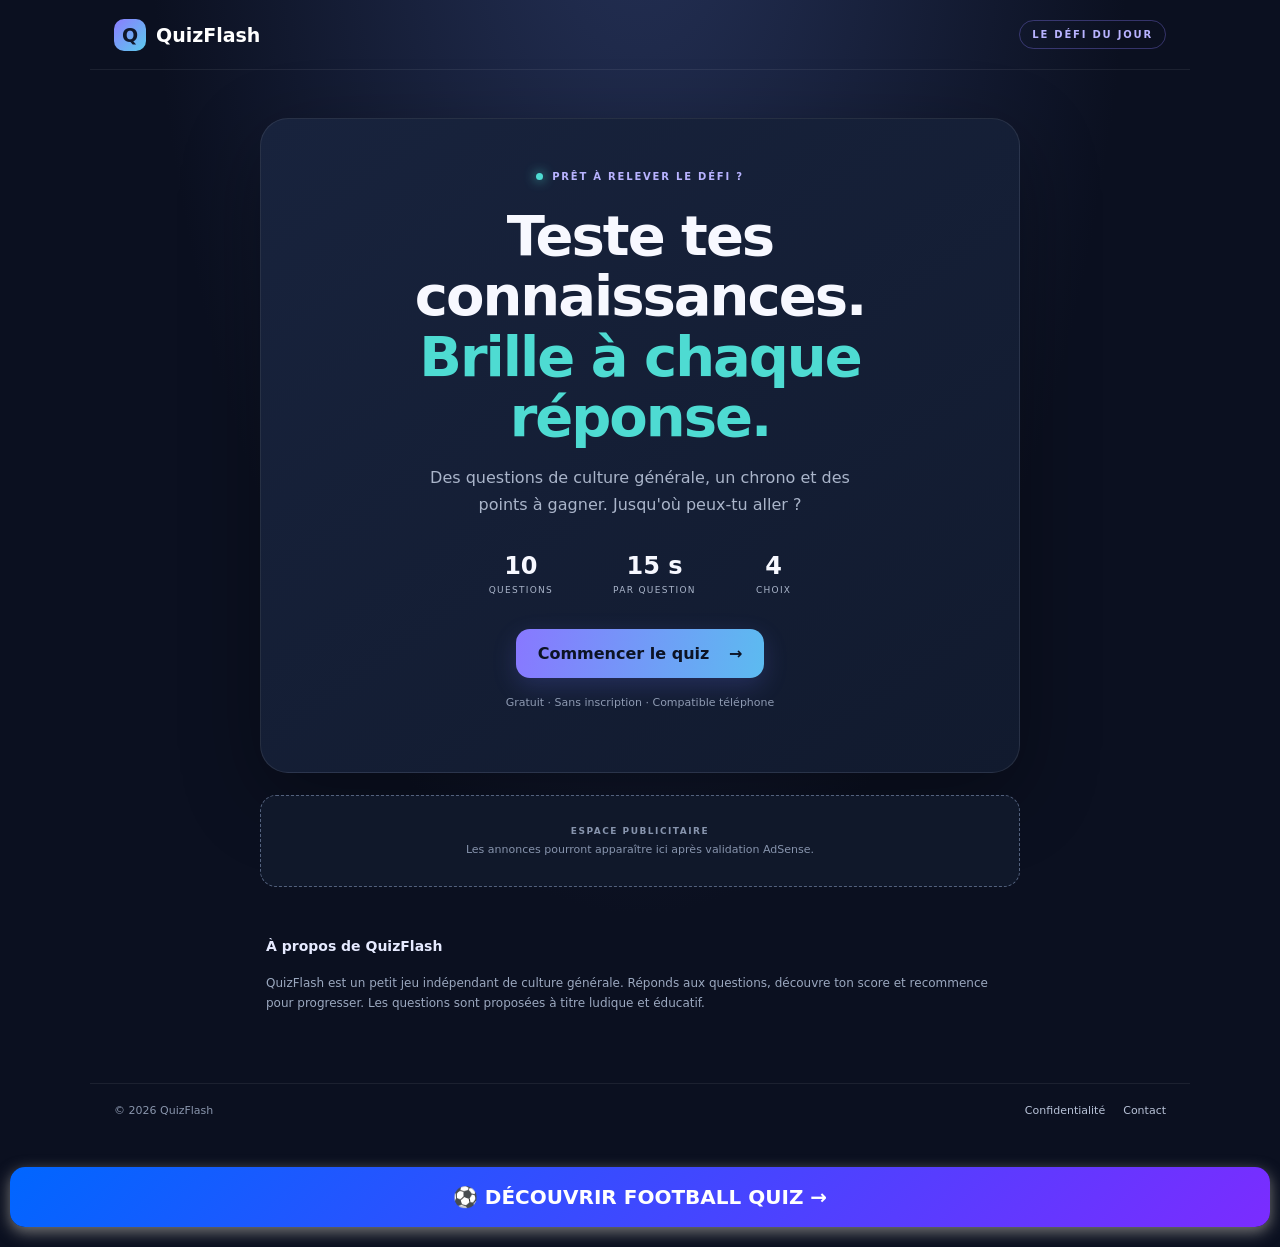
<file: index.html>
<!doctype html>
<html lang="fr">
<head>
  <meta charset="utf-8">
  <meta name="viewport" content="width=device-width,initial-scale=1">
  <meta name="description" content="Teste ta culture générale avec QuizFlash : des questions rapides, des points et des défis à chaque partie.">
  <meta name="theme-color" content="#10172a">
  <title>QuizFlash — Le défi culture générale</title>
  <link rel="stylesheet" href="style.css">
</head>
<body>
  <header class="topbar">
    <a class="brand" href="./" aria-label="QuizFlash accueil"><span class="brand-icon">Q</span> QuizFlash</a>
    <span class="tag">LE DÉFI DU JOUR</span>
  </header>

  <main class="shell">
    <section class="hero" id="home">
      <div class="eyebrow"><span class="dot"></span> PRÊT À RELEVER LE DÉFI ?</div>
      <h1>Teste tes connaissances.<br><span>Brille à chaque réponse.</span></h1>
      <p class="intro">Des questions de culture générale, un chrono et des points à gagner. Jusqu'où peux-tu aller ?</p>
      <div class="stats">
        <div><strong>10</strong><small>QUESTIONS</small></div>
        <div><strong>15 s</strong><small>PAR QUESTION</small></div>
        <div><strong>4</strong><small>CHOIX</small></div>
      </div>
      <button id="startBtn" class="primary">Commencer le quiz <span>→</span></button>
      <p class="tiny">Gratuit · Sans inscription · Compatible téléphone</p>
    </section>

    <section class="game hidden" id="game" aria-live="polite">
      <div class="game-head">
        <span id="questionCount">QUESTION 1 / 10</span>
        <span class="score">★ <b id="score">0</b> pts</span>
      </div>
      <div class="progress"><div id="progressFill"></div></div>
      <div class="timer-row"><span>Temps restant</span><strong id="timer">15</strong></div>
      <h2 id="question">Question</h2>
      <div id="answers" class="answers"></div>
      <p id="feedback" class="feedback" role="status"></p>
      <button id="nextBtn" class="primary hidden">Question suivante <span>→</span></button>
    </section>

    <section class="result hidden" id="result">
      <div class="trophy">🏆</div>
      <p class="eyebrow">PARTIE TERMINÉE</p>
      <h2 id="resultTitle">Bien joué !</h2>
      <p class="result-score"><strong id="finalScore">0</strong><span> / 100 points</span></p>
      <p id="resultMessage"></p>
      <div class="result-actions">
        <button id="replayBtn" class="primary">Rejouer ↻</button>
        <button id="shareBtn" class="secondary">Partager mon score</button>
      </div>
      <p class="tiny">Ton meilleur score sur cet appareil : <b id="bestScore">0</b> pts</p>
    </section>

    <!-- Espace publicitaire : ajoutez le code AdSense uniquement après approbation du site. -->
    <aside class="ad-slot" aria-label="Espace publicitaire">
      <span>ESPACE PUBLICITAIRE</span>
      <small>Les annonces pourront apparaître ici après validation AdSense.</small>
    </aside>

    <section class="about">
      <h3>À propos de QuizFlash</h3>
      <p>QuizFlash est un petit jeu indépendant de culture générale. Réponds aux questions, découvre ton score et recommence pour progresser. Les questions sont proposées à titre ludique et éducatif.</p>
    </section>
  </main>

  <footer>
    <span>© <span id="year"></span> QuizFlash</span>
    <nav><a href="privacy.html">Confidentialité</a><a href="mailto:contact@example.com">Contact</a></nav>
  </footer>
  <script src="game.js"></script> 
  <a href="football.html" style="display:block;text-align:center;background:linear-gradient(135deg,#0066ff,#7b2cff);color:white;padding:18px;margin:20px 10px;border-radius:15px;font-size:20px;font-weight:bold;text-decoration:none;box-shadow:0 5px 15px #777;">⚽ DÉCOUVRIR FOOTBALL QUIZ →</a>
</body></body>
</html></html
</file>
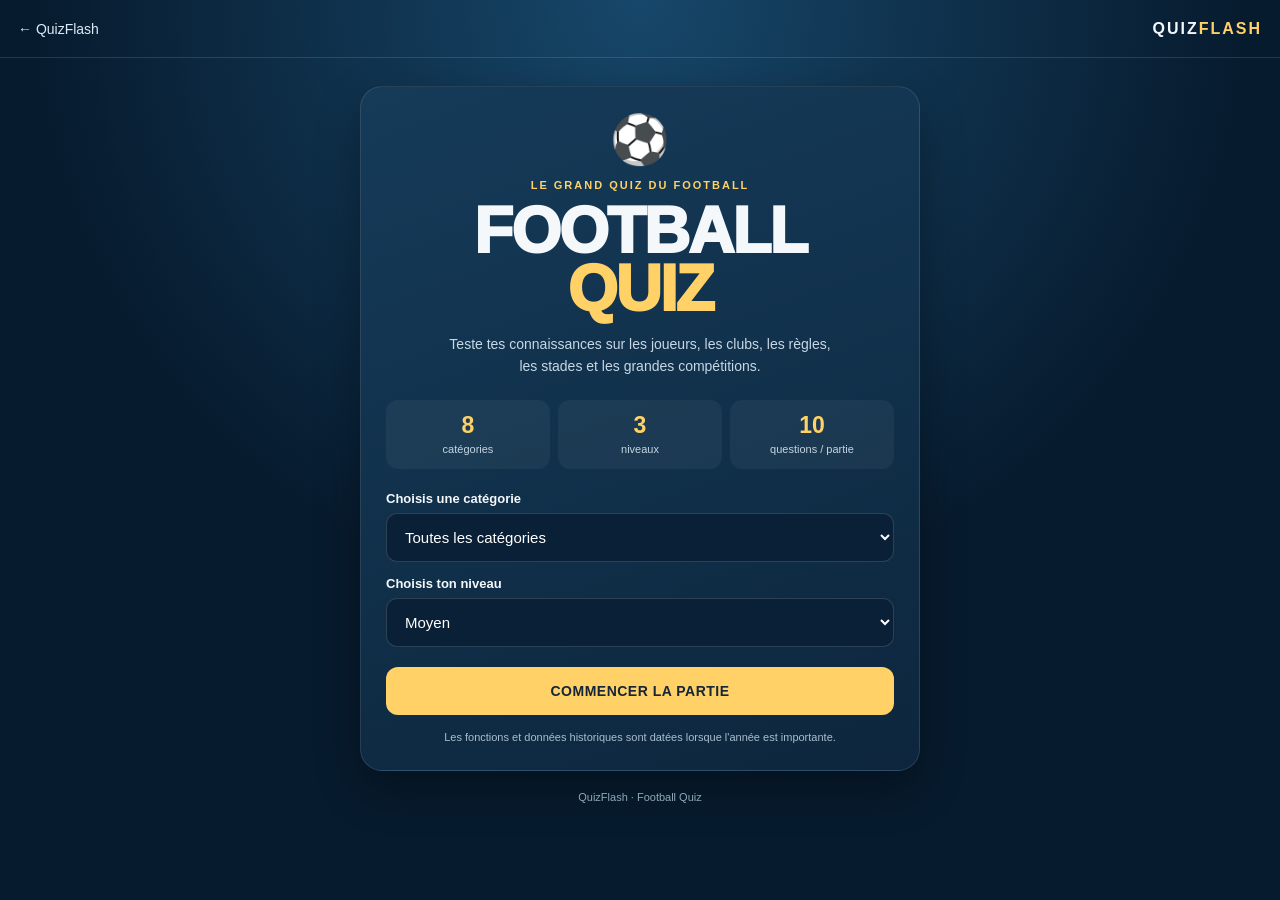
<file: football.html>
<!DOCTYPE html>
<html lang="fr">
<head>
  <meta charset="UTF-8">
  <meta name="viewport" content="width=device-width, initial-scale=1.0">
  <meta name="theme-color" content="#071b2e">
  <title>Football Quiz | QuizFlash</title>
  <link rel="stylesheet" href="football.css">
</head>
<body>
  <header class="topbar">
    <a class="back" href="index.html">← QuizFlash</a>
    <span class="brand">QUIZ<span>FLASH</span></span>
  </header>
  <main class="shell">
    <section id="home" class="panel hero">
      <div class="ball">⚽</div>
      <p class="eyebrow">LE GRAND QUIZ DU FOOTBALL</p>
      <h1>FOOTBALL<br><span>QUIZ</span></h1>
      <p class="intro">Teste tes connaissances sur les joueurs, les clubs, les règles, les stades et les grandes compétitions.</p>
      <div class="stats">
        <div><strong>8</strong><small>catégories</small></div>
        <div><strong>3</strong><small>niveaux</small></div>
        <div><strong>10</strong><small>questions / partie</small></div>
      </div>
      <label for="category">Choisis une catégorie</label>
      <select id="category">
        <option value="all">Toutes les catégories</option>
        <option value="Joueurs">Joueurs</option>
        <option value="Arbitrage">Arbitrage</option>
        <option value="Règles">Règles du jeu</option>
        <option value="Terrain">Terrain et équipement</option>
        <option value="Stades">Stades</option>
        <option value="Clubs">Clubs et dirigeants</option>
        <option value="Compétitions">Compétitions</option>
        <option value="Afrique">Football africain</option>
      </select>
      <label for="level">Choisis ton niveau</label>
      <select id="level">
        <option value="Facile">Facile</option>
        <option value="Moyen" selected>Moyen</option>
        <option value="Difficile">Difficile</option>
      </select>
      <button id="start" class="primary">COMMENCER LA PARTIE</button>
      <p class="note">Les fonctions et données historiques sont datées lorsque l'année est importante.</p>
    </section>

    <section id="game" class="panel hidden">
      <div class="game-head">
        <span id="progress">Question 1/10</span>
        <span id="timer">⏱ 20 s</span>
      </div>
      <div class="progress-track"><div id="progressbar"></div></div>
      <p id="qcategory" class="eyebrow"></p>
      <h2 id="question">Question</h2>
      <div id="answers" class="answers"></div>
      <p id="feedback" class="feedback" aria-live="polite"></p>
      <button id="next" class="primary hidden">QUESTION SUIVANTE</button>
    </section>

    <section id="result" class="panel hidden">
      <div class="ball">🏆</div>
      <p class="eyebrow">PARTIE TERMINÉE</p>
      <h2 id="result-title">Bravo !</h2>
      <p class="score"><strong id="score">0</strong><span>/ 10</span></p>
      <p id="result-message"></p>
      <button id="again" class="primary">REJOUER</button>
      <a class="secondary-link" href="index.html">Retour à QuizFlash</a>
    </section>
    <footer>QuizFlash · Football Quiz</footer>
  </main>
  <script src="football.js"></script>
</body>
</html>
</file>
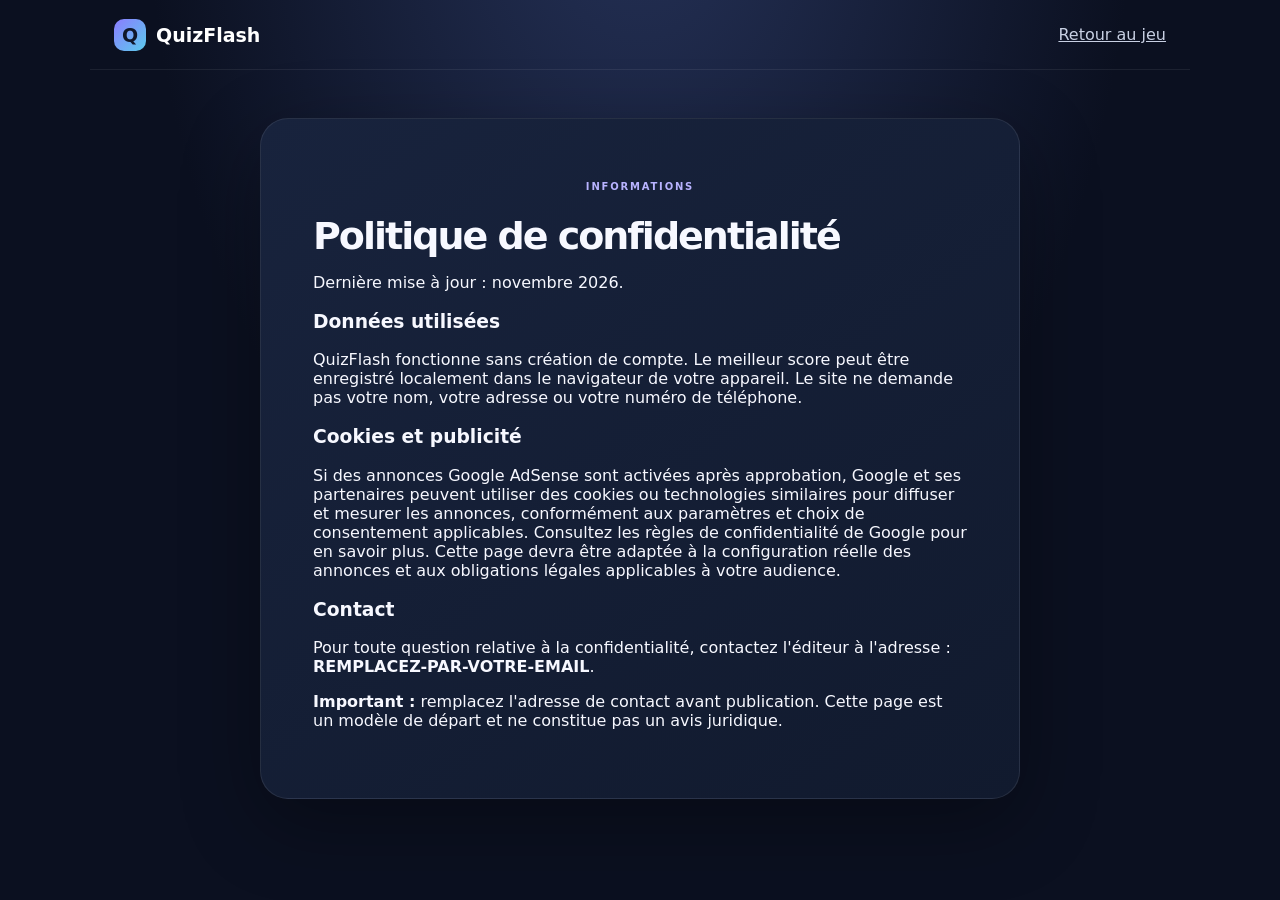
<file: privacy.html>
<!doctype html>
<html lang="fr"><head><meta charset="utf-8"><meta name="viewport" content="width=device-width,initial-scale=1"><title>Confidentialité — QuizFlash</title><link rel="stylesheet" href="style.css"></head>
<body><header class="topbar"><a class="brand" href="./"><span class="brand-icon">Q</span> QuizFlash</a><a href="./" style="color:#c8d0e3">Retour au jeu</a></header>
<main class="shell"><section class="hero" style="text-align:left"><p class="eyebrow">INFORMATIONS</p><h1 style="font-size:38px">Politique de confidentialité</h1>
<p>Dernière mise à jour : novembre 2026.</p>
<h3>Données utilisées</h3><p>QuizFlash fonctionne sans création de compte. Le meilleur score peut être enregistré localement dans le navigateur de votre appareil. Le site ne demande pas votre nom, votre adresse ou votre numéro de téléphone.</p>
<h3>Cookies et publicité</h3><p>Si des annonces Google AdSense sont activées après approbation, Google et ses partenaires peuvent utiliser des cookies ou technologies similaires pour diffuser et mesurer les annonces, conformément aux paramètres et choix de consentement applicables. Consultez les règles de confidentialité de Google pour en savoir plus. Cette page devra être adaptée à la configuration réelle des annonces et aux obligations légales applicables à votre audience.</p>
<h3>Contact</h3><p>Pour toute question relative à la confidentialité, contactez l'éditeur à l'adresse : <strong>REMPLACEZ-PAR-VOTRE-EMAIL</strong>.</p>
<p><strong>Important :</strong> remplacez l'adresse de contact avant publication. Cette page est un modèle de départ et ne constitue pas un avis juridique.</p></section></main></body></html>
</file>
<file: style.css>
*{box-sizing:border-box} :root{color-scheme:dark;--bg:#0b1020;--panel:#141d33;--muted:#aab5ca;--accent:#8b7cff;--cyan:#4edbd2}
body{margin:0;background:radial-gradient(ellipse at 50% -20%,#26335a 0%,#0b1020 55%);color:#f7f8ff;font-family:Inter,system-ui,-apple-system,Segoe UI,sans-serif;min-height:100vh}
.topbar{height:70px;max-width:1100px;margin:auto;padding:0 24px;display:flex;align-items:center;justify-content:space-between;border-bottom:1px solid #ffffff12}
.brand{color:white;text-decoration:none;font-weight:800;font-size:19px;display:flex;align-items:center;gap:10px}.brand-icon{display:grid;place-items:center;width:32px;height:32px;border-radius:10px;background:linear-gradient(135deg,var(--accent),#5bcbec);color:#10172a}
.tag,.eyebrow{font-size:10px;letter-spacing:1.8px;font-weight:800;color:#b8b3ff}.tag{border:1px solid #8b7cff55;border-radius:99px;padding:8px 12px}
.shell{width:min(760px,calc(100% - 32px));margin:0 auto;padding:48px 0 20px}.hero,.game,.result{background:linear-gradient(145deg,#18233d,#111a2e);border:1px solid #ffffff16;border-radius:28px;padding:clamp(24px,6vw,52px);box-shadow:0 24px 80px #0005}
.hero{text-align:center}.eyebrow{display:flex;justify-content:center;align-items:center;gap:9px}.dot{width:7px;height:7px;background:var(--cyan);border-radius:50%;box-shadow:0 0 12px var(--cyan)}
h1{font-size:clamp(34px,7vw,56px);line-height:1.08;letter-spacing:-2px;margin:24px 0 16px}h1 span{color:var(--cyan)}.intro{max-width:470px;margin:0 auto;color:var(--muted);line-height:1.7}
.stats{display:flex;justify-content:center;gap:clamp(18px,7vw,60px);margin:34px 0}.stats div{display:grid;gap:5px}.stats strong{font-size:24px}.stats small{font-size:9px;letter-spacing:1.3px;color:var(--muted)}
button{font:inherit;cursor:pointer;border:0}.primary{background:linear-gradient(100deg,#8878ff,#5cbbf0);color:#0c1324;padding:15px 22px;border-radius:14px;font-weight:850;box-shadow:0 8px 24px #6f79ff33;transition:transform .2s}.primary:hover{transform:translateY(-2px)}.primary span{margin-left:14px}.tiny{font-size:11px;color:#8e9ab2;margin-top:18px}
.hidden{display:none!important}.game-head{display:flex;justify-content:space-between;align-items:center;font-size:11px;letter-spacing:1.4px;color:var(--muted);font-weight:800}.score{color:#ffe18a;letter-spacing:0;font-size:14px}.progress{height:7px;background:#ffffff12;border-radius:10px;margin:18px 0 24px;overflow:hidden}.progress div{height:100%;width:10%;background:linear-gradient(90deg,var(--accent),var(--cyan));border-radius:10px;transition:width .3s}
.timer-row{display:flex;justify-content:space-between;color:var(--muted);font-size:12px}.timer-row strong{color:var(--cyan);font-size:18px}h2{font-size:clamp(23px,5vw,32px);line-height:1.25;margin:18px 0 24px}.answers{display:grid;grid-template-columns:1fr 1fr;gap:12px}.answer{background:#ffffff0b;border:1px solid #ffffff1c;color:#f5f6ff;padding:17px 15px;border-radius:14px;text-align:left;min-height:60px;line-height:1.35;transition:.18s}.answer:hover:not(:disabled){border-color:var(--accent);background:#8878ff18}.answer:disabled{cursor:default}.answer.correct{border-color:#36d6a0;background:#36d6a01c}.answer.wrong{border-color:#ff758b;background:#ff758b18}.feedback{min-height:24px;color:var(--muted);font-size:13px}.feedback.good{color:#64e5b5}.feedback.bad{color:#ff9aaa}.game .primary{margin-top:8px}
.result{text-align:center}.trophy{font-size:52px}.result h2{margin:12px 0}.result-score strong{font-size:58px;color:var(--cyan)}.result-score span{color:var(--muted)}.result-actions{display:flex;justify-content:center;gap:12px;flex-wrap:wrap;margin-top:24px}.secondary{background:#ffffff12;color:white;border:1px solid #ffffff24;padding:14px 18px;border-radius:14px;font-weight:700}
.ad-slot{margin:22px 0;background:#10182a;border:1px dashed #53617d;border-radius:16px;min-height:92px;display:flex;flex-direction:column;justify-content:center;align-items:center;gap:7px;color:#8794ad}.ad-slot span{font-size:9px;letter-spacing:1.5px;font-weight:800}.ad-slot small{font-size:11px;text-align:center;padding:0 10px}.about{padding:12px 6px;color:#9ba8bf;font-size:12px;line-height:1.7}.about h3{color:#e6eaff;font-size:14px}
footer{max-width:1100px;margin:25px auto 0;padding:20px 24px 30px;border-top:1px solid #ffffff12;display:flex;justify-content:space-between;color:#8995ac;font-size:11px}footer nav{display:flex;gap:18px}footer a{color:#b8c2d7;text-decoration:none}
@media(max-width:560px){.shell{padding-top:24px}.answers{grid-template-columns:1fr}.stats{gap:25px}.hero,.game,.result{border-radius:22px}.tag{font-size:8px}footer{gap:15px;flex-wrap:wrap}}
</file>
<file: football.css>
*{box-sizing:border-box} :root{--navy:#071b2e;--panel:#102b43;--gold:#ffd166;--green:#28c76f;--white:#f4f8fb}
body{margin:0;background:radial-gradient(circle at top,#17476a 0,#071b2e 55%);color:var(--white);font-family:Arial,Helvetica,sans-serif;min-height:100vh}
.topbar{height:58px;padding:0 18px;display:flex;align-items:center;justify-content:space-between;border-bottom:1px solid #ffffff20}
.back{color:#dceaf4;text-decoration:none;font-size:14px}.brand{font-weight:900;letter-spacing:2px}.brand span{color:var(--gold)}
.shell{width:min(100% - 28px,560px);margin:28px auto 20px}.panel{background:linear-gradient(160deg,#153b59,#0d263d);border:1px solid #ffffff1c;border-radius:22px;padding:25px;box-shadow:0 18px 45px #0005}
.hero{text-align:center}.ball{font-size:48px;margin-bottom:8px}.eyebrow{color:var(--gold);font-size:11px;font-weight:800;letter-spacing:2px;text-transform:uppercase}
h1{font-size:clamp(42px,12vw,64px);line-height:.9;margin:12px 0 16px;font-weight:1000;letter-spacing:-2px}h1 span{color:var(--gold)}
.intro{color:#c7d8e5;line-height:1.55;font-size:14px;max-width:390px;margin:0 auto 22px}
.stats{display:grid;grid-template-columns:repeat(3,1fr);gap:8px;margin:22px 0}.stats div{background:#ffffff0c;border-radius:12px;padding:12px 5px}.stats strong{display:block;color:var(--gold);font-size:23px}.stats small{color:#c4d5e2;font-size:11px}
label{display:block;text-align:left;font-size:13px;font-weight:700;margin:14px 0 7px}select{width:100%;padding:14px;border-radius:11px;border:1px solid #ffffff25;background:#092037;color:white;font-size:15px;outline:none}
button{font-weight:900;letter-spacing:.5px;border:0;cursor:pointer}.primary{width:100%;padding:16px;border-radius:12px;background:var(--gold);color:#142638;margin-top:20px;font-size:14px}.primary:disabled{opacity:.55;cursor:default}
.note{font-size:11px;color:#a9bfce;line-height:1.4;margin:15px 0 0}
.hidden{display:none!important}.game-head{display:flex;justify-content:space-between;font-size:13px;font-weight:800;color:#dceaf4}.progress-track{height:7px;background:#ffffff20;border-radius:10px;margin:13px 0 24px;overflow:hidden}.progress-track div{height:100%;width:10%;background:var(--gold);transition:width .25s}
#qcategory{margin-bottom:10px}h2{font-size:24px;line-height:1.25;margin:0 0 20px}.answers{display:grid;gap:10px}.answer{padding:15px;text-align:left;border:1px solid #ffffff25;border-radius:12px;background:#ffffff0b;color:white;font-size:15px;line-height:1.35}.answer:disabled{cursor:default}.answer.correct{background:#17633f;border-color:#37d889}.answer.wrong{background:#6a2931;border-color:#ff7a85}.feedback{min-height:44px;color:#d9e8f2;font-size:13px;line-height:1.5;margin:14px 0 0}.feedback strong{color:var(--gold)}
.score{margin:12px 0;font-size:25px}.score strong{font-size:62px;color:var(--gold)}.score span{color:#b8cad8}.secondary-link{display:block;color:#d7e5ee;margin:18px 0 0;text-decoration:none;font-size:13px}
footer{text-align:center;color:#8fa9ba;font-size:11px;padding:20px}
@media(max-width:380px){.panel{padding:19px}.shell{width:calc(100% - 20px)}h2{font-size:21px}}
</file>
